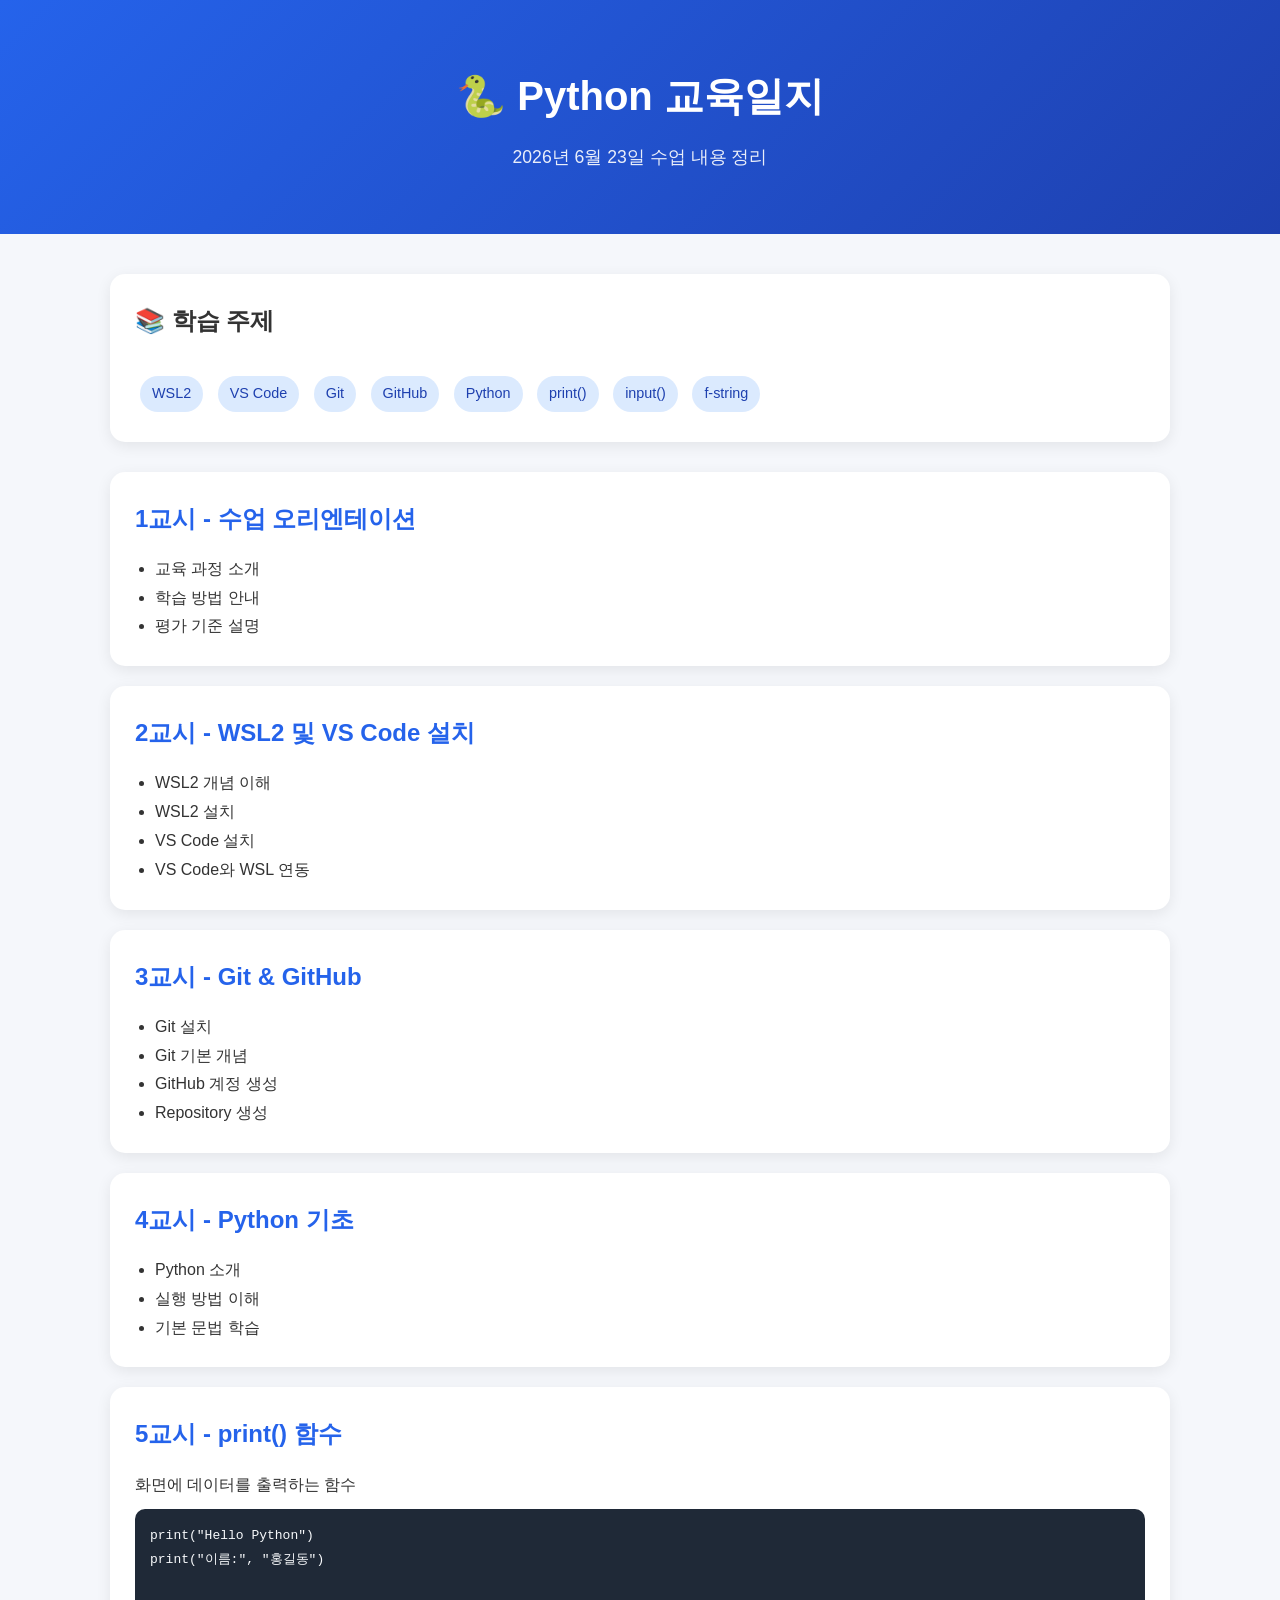
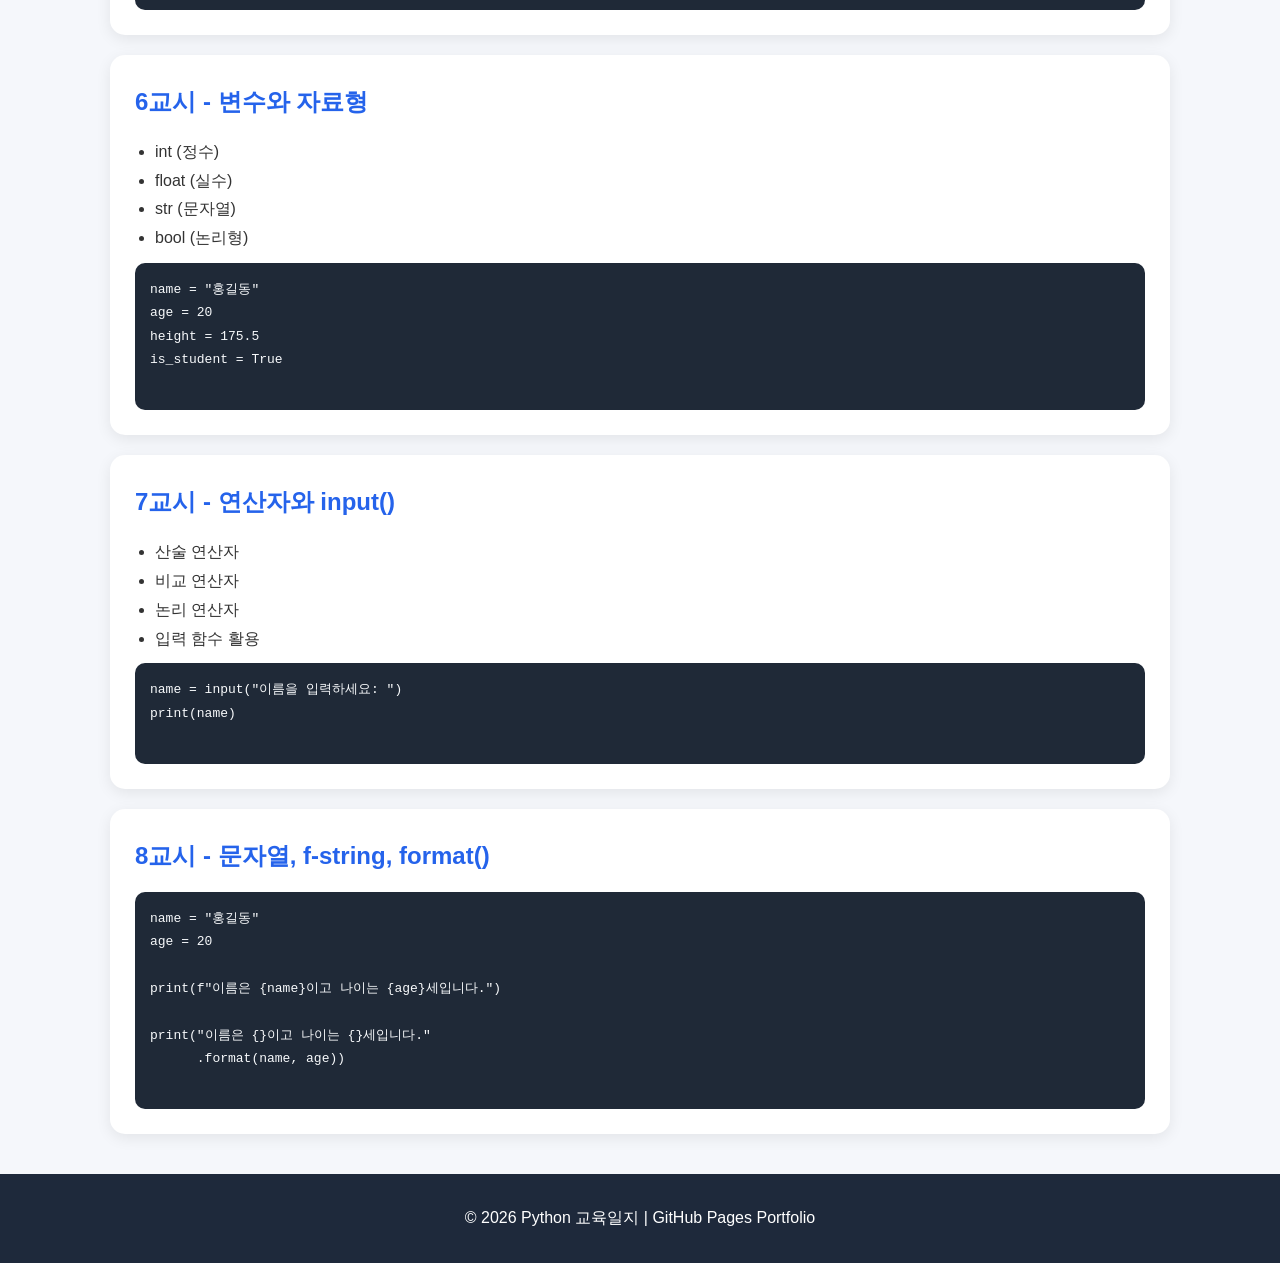
<file: index.html>
<!DOCTYPE html>
<html lang="ko">
<head>
    <meta charset="UTF-8">
    <meta name="viewport" content="width=device-width, initial-scale=1.0">
    <title>2026-06-23 Python 교육일지</title>

    <style>
        * {
            margin: 0;
            padding: 0;
            box-sizing: border-box;
        }

        body {
            font-family: "Malgun Gothic", sans-serif;
            background: #f5f7fb;
            color: #333;
            line-height: 1.8;
        }

        header {
            background: linear-gradient(135deg, #2563eb, #1e40af);
            color: white;
            text-align: center;
            padding: 60px 20px;
        }

        header h1 {
            font-size: 2.5rem;
            margin-bottom: 10px;
        }

        header p {
            font-size: 1.1rem;
            opacity: 0.9;
        }

        .container {
            max-width: 1100px;
            margin: 40px auto;
            padding: 0 20px;
        }

        .summary {
            background: white;
            padding: 25px;
            border-radius: 15px;
            box-shadow: 0 4px 15px rgba(0,0,0,0.08);
            margin-bottom: 30px;
        }

        .schedule {
            display: grid;
            gap: 20px;
        }

        .card {
            background: white;
            padding: 25px;
            border-radius: 15px;
            box-shadow: 0 4px 15px rgba(0,0,0,0.08);
            transition: 0.3s;
        }

        .card:hover {
            transform: translateY(-5px);
        }

        .card h2 {
            color: #2563eb;
            margin-bottom: 15px;
        }

        ul {
            margin-left: 20px;
        }

        code {
            background: #eef2ff;
            padding: 2px 6px;
            border-radius: 5px;
            color: #1e40af;
        }

        pre {
            background: #1f2937;
            color: #f8fafc;
            padding: 15px;
            border-radius: 10px;
            overflow-x: auto;
            margin-top: 10px;
        }

        footer {
            text-align: center;
            padding: 30px;
            margin-top: 40px;
            background: #1e293b;
            color: white;
        }

        .badge {
            display: inline-block;
            background: #dbeafe;
            color: #1e40af;
            padding: 5px 12px;
            border-radius: 20px;
            margin: 5px;
            font-size: 0.9rem;
        }
    </style>
</head>
<body>

<header>
    <h1>🐍 Python 교육일지</h1>
    <p>2026년 6월 23일 수업 내용 정리</p>
</header>

<div class="container">

    <section class="summary">
        <h2>📚 학습 주제</h2>
        <br>
        <span class="badge">WSL2</span>
        <span class="badge">VS Code</span>
        <span class="badge">Git</span>
        <span class="badge">GitHub</span>
        <span class="badge">Python</span>
        <span class="badge">print()</span>
        <span class="badge">input()</span>
        <span class="badge">f-string</span>
    </section>

    <section class="schedule">

        <div class="card">
            <h2>1교시 - 수업 오리엔테이션</h2>
            <ul>
                <li>교육 과정 소개</li>
                <li>학습 방법 안내</li>
                <li>평가 기준 설명</li>
            </ul>
        </div>

        <div class="card">
            <h2>2교시 - WSL2 및 VS Code 설치</h2>
            <ul>
                <li>WSL2 개념 이해</li>
                <li>WSL2 설치</li>
                <li>VS Code 설치</li>
                <li>VS Code와 WSL 연동</li>
            </ul>
        </div>

        <div class="card">
            <h2>3교시 - Git & GitHub</h2>
            <ul>
                <li>Git 설치</li>
                <li>Git 기본 개념</li>
                <li>GitHub 계정 생성</li>
                <li>Repository 생성</li>
            </ul>
        </div>

        <div class="card">
            <h2>4교시 - Python 기초</h2>
            <ul>
                <li>Python 소개</li>
                <li>실행 방법 이해</li>
                <li>기본 문법 학습</li>
            </ul>
        </div>

        <div class="card">
            <h2>5교시 - print() 함수</h2>
            <p>화면에 데이터를 출력하는 함수</p>

            <pre>
print("Hello Python")
print("이름:", "홍길동")
            </pre>
        </div>

        <div class="card">
            <h2>6교시 - 변수와 자료형</h2>
            <ul>
                <li>int (정수)</li>
                <li>float (실수)</li>
                <li>str (문자열)</li>
                <li>bool (논리형)</li>
            </ul>

            <pre>
name = "홍길동"
age = 20
height = 175.5
is_student = True
            </pre>
        </div>

        <div class="card">
            <h2>7교시 - 연산자와 input()</h2>
            <ul>
                <li>산술 연산자</li>
                <li>비교 연산자</li>
                <li>논리 연산자</li>
                <li>입력 함수 활용</li>
            </ul>

            <pre>
name = input("이름을 입력하세요: ")
print(name)
            </pre>
        </div>

        <div class="card">
            <h2>8교시 - 문자열, f-string, format()</h2>

            <pre>
name = "홍길동"
age = 20

print(f"이름은 {name}이고 나이는 {age}세입니다.")

print("이름은 {}이고 나이는 {}세입니다."
      .format(name, age))
            </pre>
        </div>

    </section>

</div>

<footer>
    <p>© 2026 Python 교육일지 | GitHub Pages Portfolio</p>
</footer>

</body>
</html>
</file>
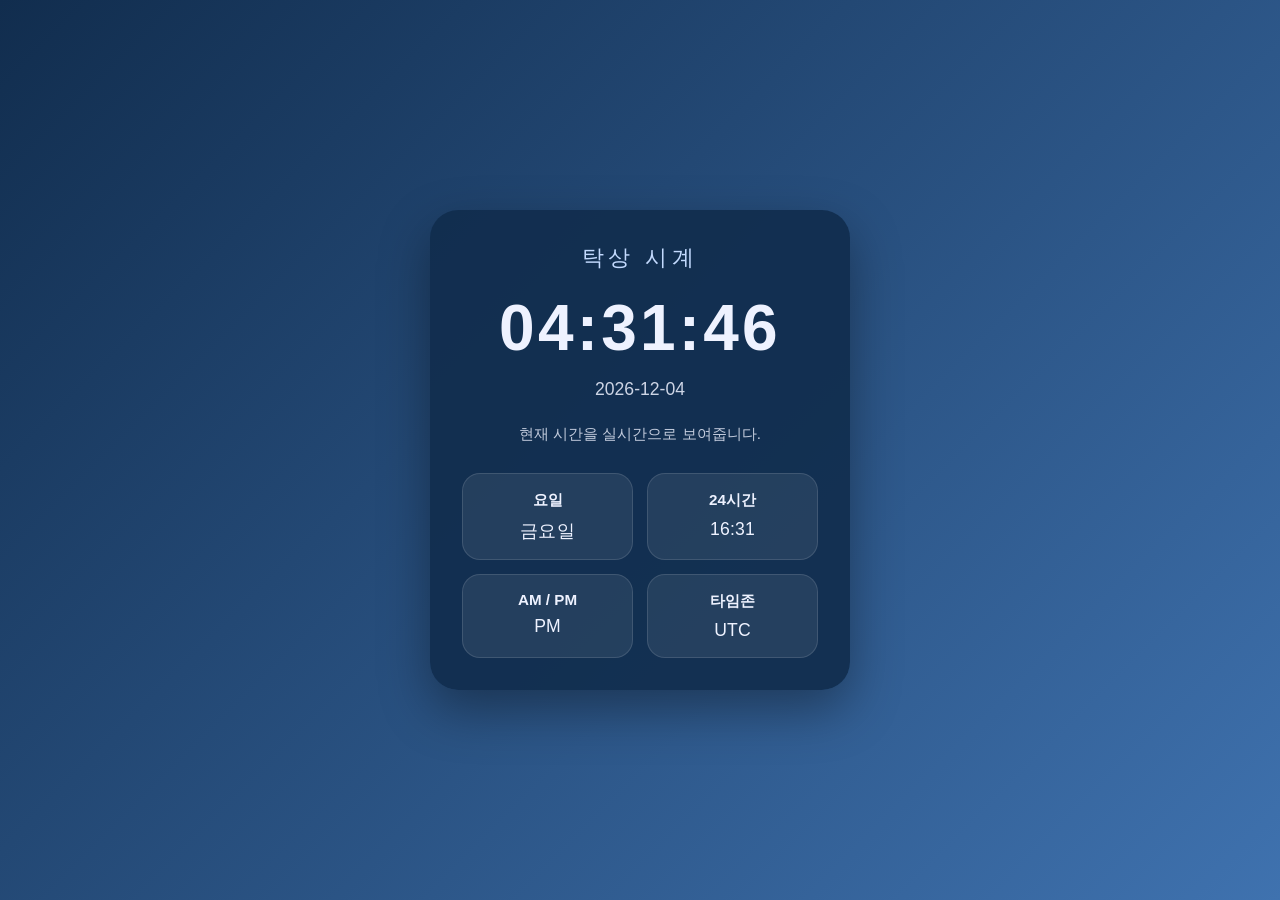
<file: front/clock.html>
<!DOCTYPE html>
<html lang="ko">
<head>
    <meta charset="UTF-8">
    <meta name="viewport" content="width=device-width, initial-scale=1.0">
    <title>탁상 시계</title>
    <style>
        * {
            margin: 0;
            padding: 0;
            box-sizing: border-box;
        }

        body {
            display: flex;
            justify-content: center;
            align-items: center;
            min-height: 100vh;
            background: linear-gradient(135deg, #112d4e, #3f72af);
            color: #eef2ff;
            font-family: "Noto Sans KR", "Malgun Gothic", sans-serif;
        }

        .clock-box {
            width: min(420px, 90vw);
            padding: 32px;
            border-radius: 28px;
            background: rgba(17, 45, 78, 0.92);
            box-shadow: 0 20px 50px rgba(0, 0, 0, 0.35);
            text-align: center;
        }

        .clock-title {
            font-size: 1.4rem;
            letter-spacing: 0.2em;
            text-transform: uppercase;
            color: #c3dafe;
            margin-bottom: 18px;
        }

        .time {
            font-size: 4rem;
            font-weight: 700;
            letter-spacing: 0.05em;
            margin-bottom: 14px;
        }

        .date {
            font-size: 1.1rem;
            opacity: 0.85;
            margin-bottom: 24px;
        }

        .subtitle {
            font-size: 0.95rem;
            opacity: 0.8;
            margin-bottom: 28px;
        }

        .panel {
            display: grid;
            gap: 14px;
            grid-template-columns: repeat(2, 1fr);
            margin-top: 12px;
        }

        .panel-item {
            background: rgba(255, 255, 255, 0.08);
            border: 1px solid rgba(255, 255, 255, 0.12);
            padding: 16px;
            border-radius: 18px;
        }

        .panel-item strong {
            display: block;
            font-size: 0.95rem;
            margin-bottom: 8px;
        }

        .panel-item span {
            font-size: 1.1rem;
            letter-spacing: 0.01em;
        }
    </style>
</head>
<body>
    <div class="clock-box">
        <div class="clock-title">탁상 시계</div>
        <div class="time" id="clockTime">00:00:00</div>
        <div class="date" id="clockDate">YYYY-MM-DD</div>
        <div class="subtitle">현재 시간을 실시간으로 보여줍니다.</div>
        <div class="panel">
            <div class="panel-item">
                <strong>요일</strong>
                <span id="clockDay">요일</span>
            </div>
            <div class="panel-item">
                <strong>24시간</strong>
                <span id="clock24">00:00</span>
            </div>
            <div class="panel-item">
                <strong>AM / PM</strong>
                <span id="clockAmPm">AM</span>
            </div>
            <div class="panel-item">
                <strong>타임존</strong>
                <span id="clockZone">Local</span>
            </div>
        </div>
    </div>

    <script>
        const timeEl = document.getElementById('clockTime');
        const dateEl = document.getElementById('clockDate');
        const dayEl = document.getElementById('clockDay');
        const tzEl = document.getElementById('clockZone');
        const clock24El = document.getElementById('clock24');
        const ampmEl = document.getElementById('clockAmPm');

        const days = ['일요일', '월요일', '화요일', '수요일', '목요일', '금요일', '토요일'];

        function pad(value) {
            return value.toString().padStart(2, '0');
        }

        function updateClock() {
            const now = new Date();
            const hours = now.getHours();
            const minutes = now.getMinutes();
            const seconds = now.getSeconds();
            const ampm = hours < 12 ? 'AM' : 'PM';
            const hour12 = hours % 12 || 12;

            timeEl.textContent = `${pad(hour12)}:${pad(minutes)}:${pad(seconds)}`;
            dateEl.textContent = `${now.getFullYear()}-${pad(now.getMonth() + 1)}-${pad(now.getDate())}`;
            dayEl.textContent = days[now.getDay()];
            clock24El.textContent = `${pad(hours)}:${pad(minutes)}`;
            ampmEl.textContent = ampm;
            tzEl.textContent = Intl.DateTimeFormat().resolvedOptions().timeZone || 'Local';
        }

        updateClock();
        setInterval(updateClock, 1000);
    </script>
</body>
</html>
</file>
